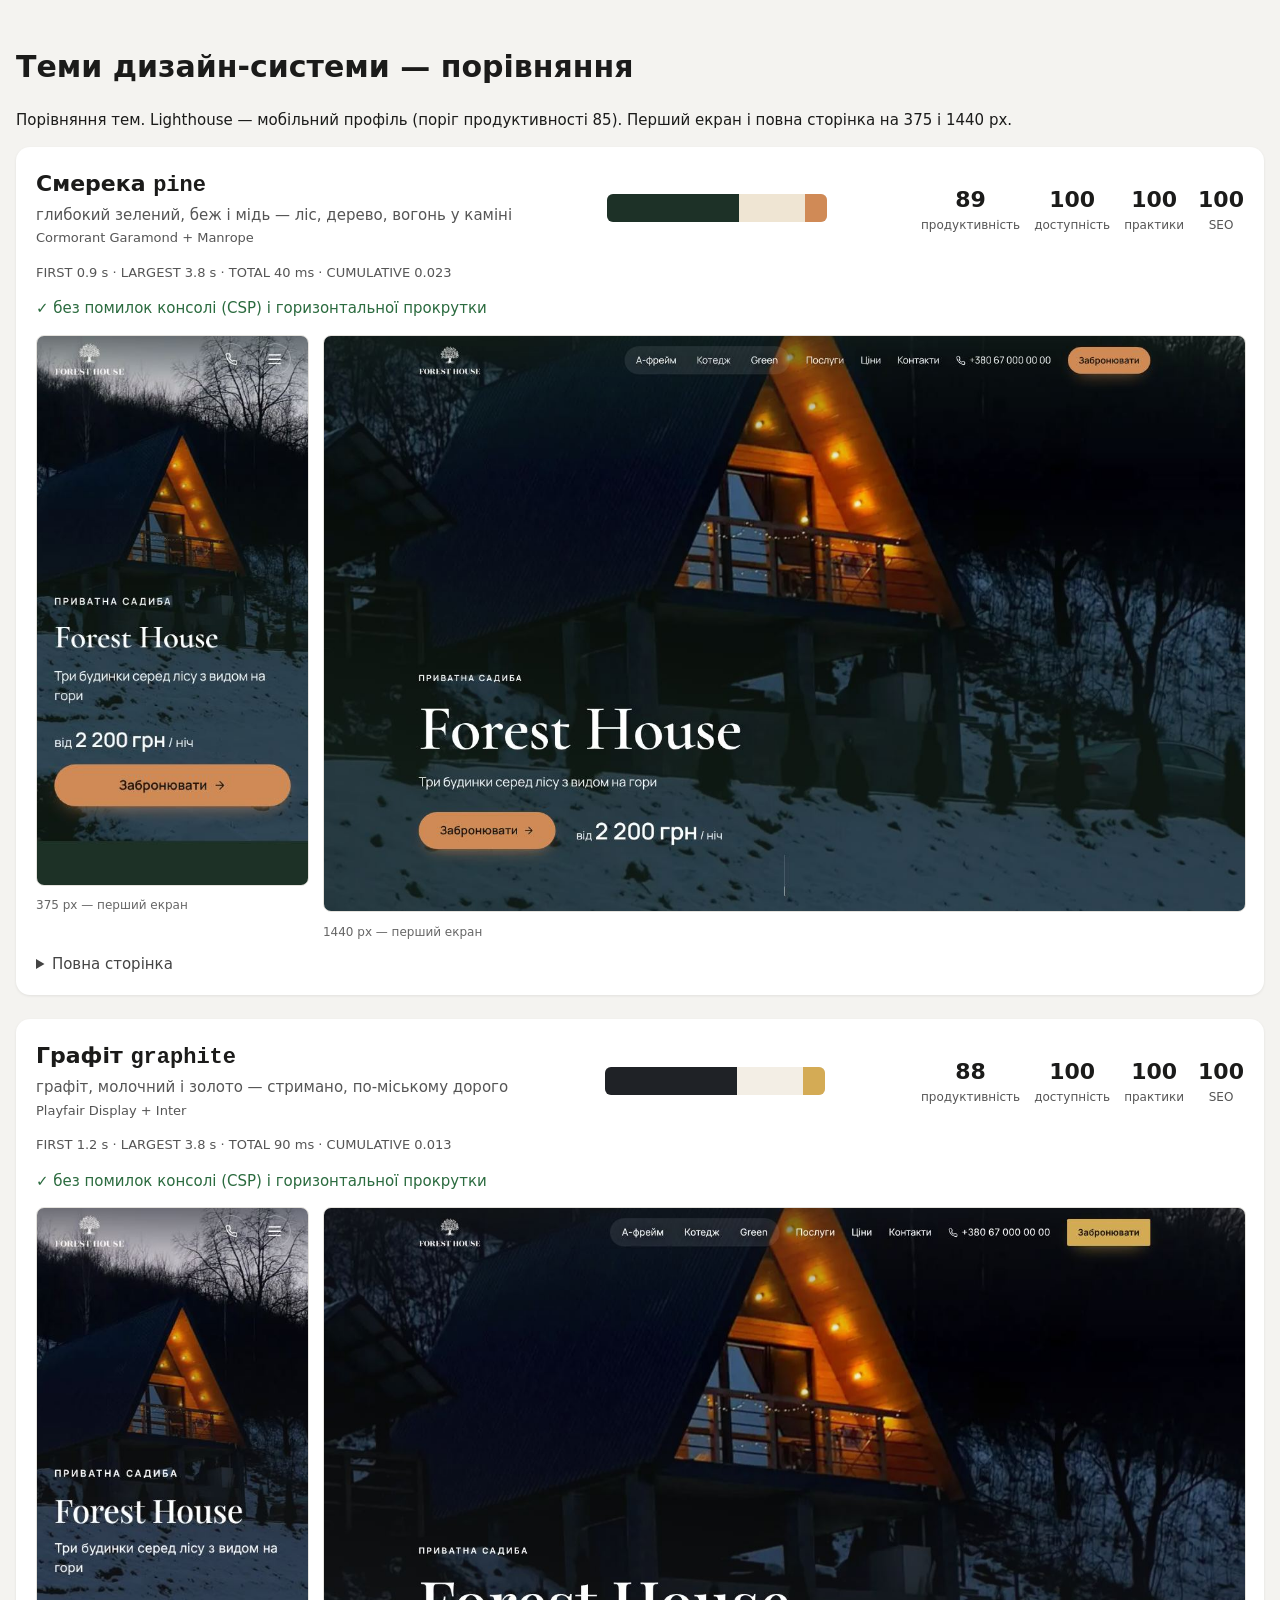
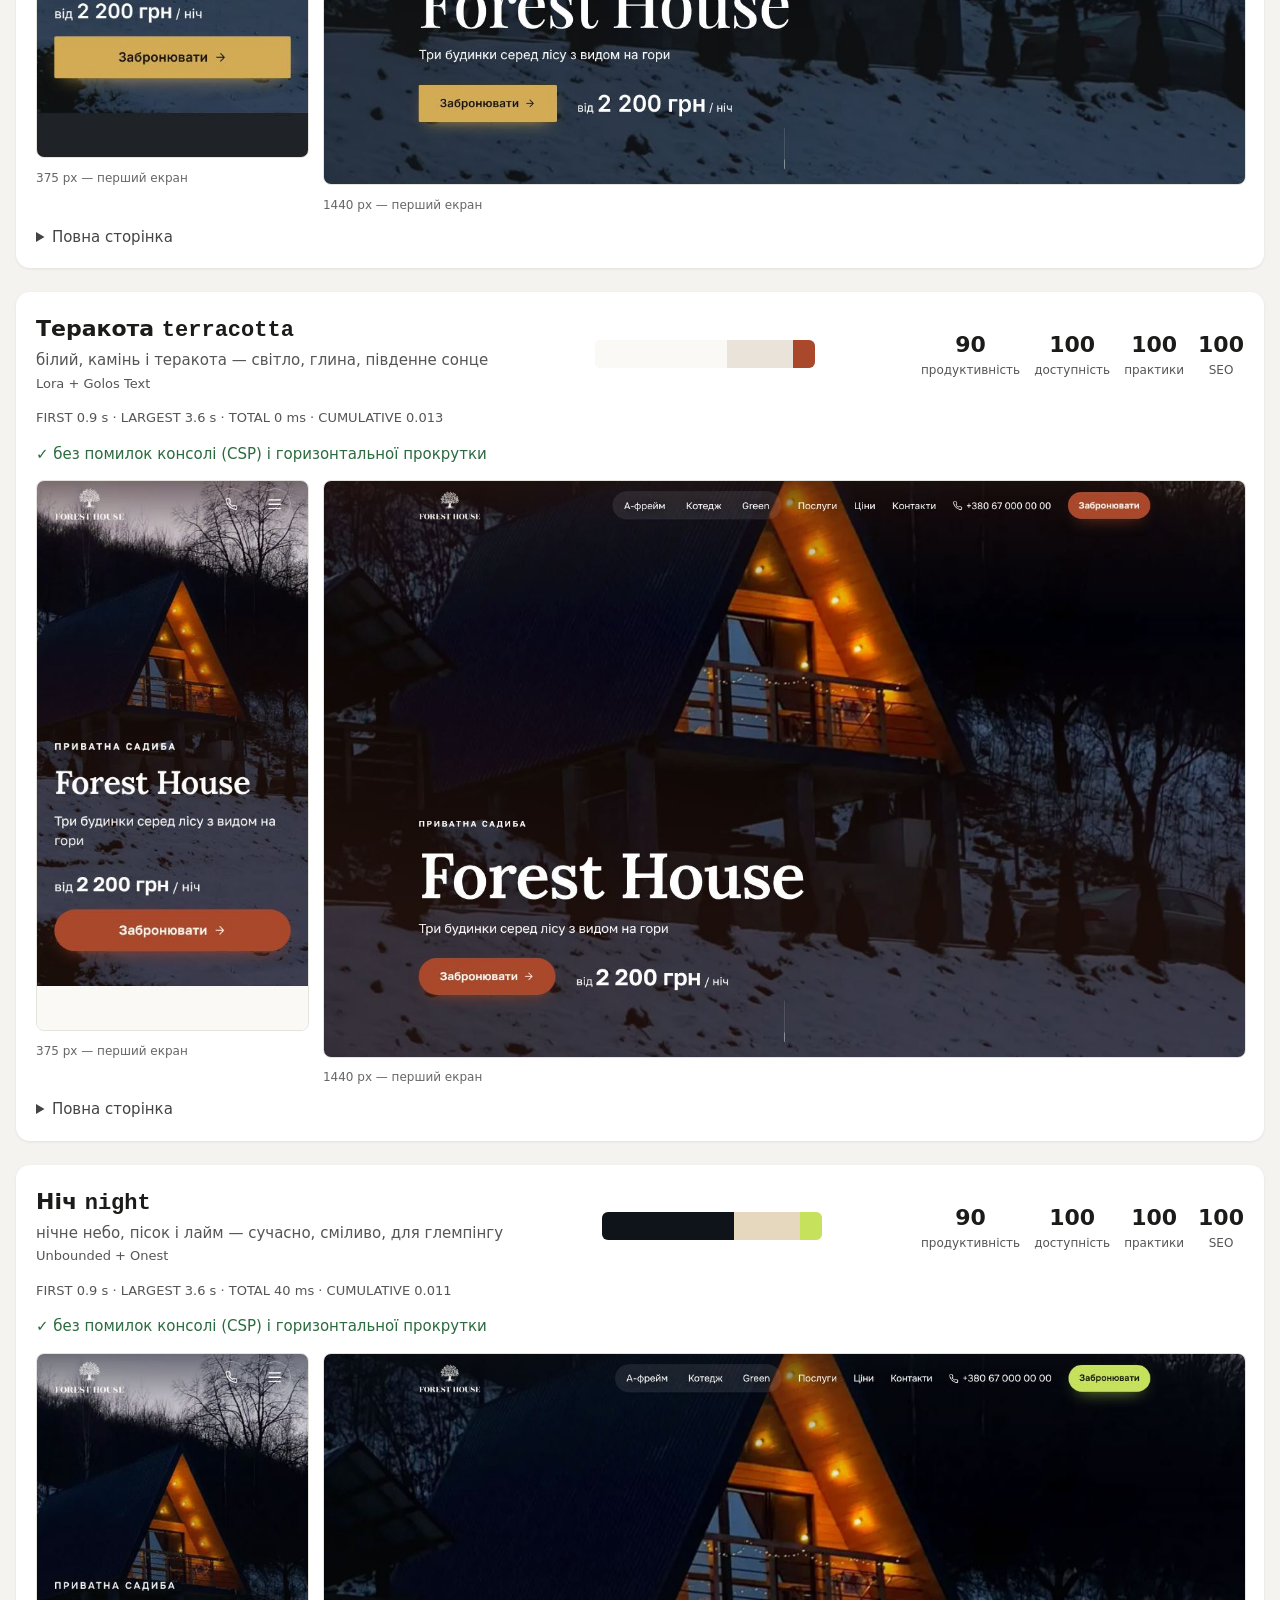
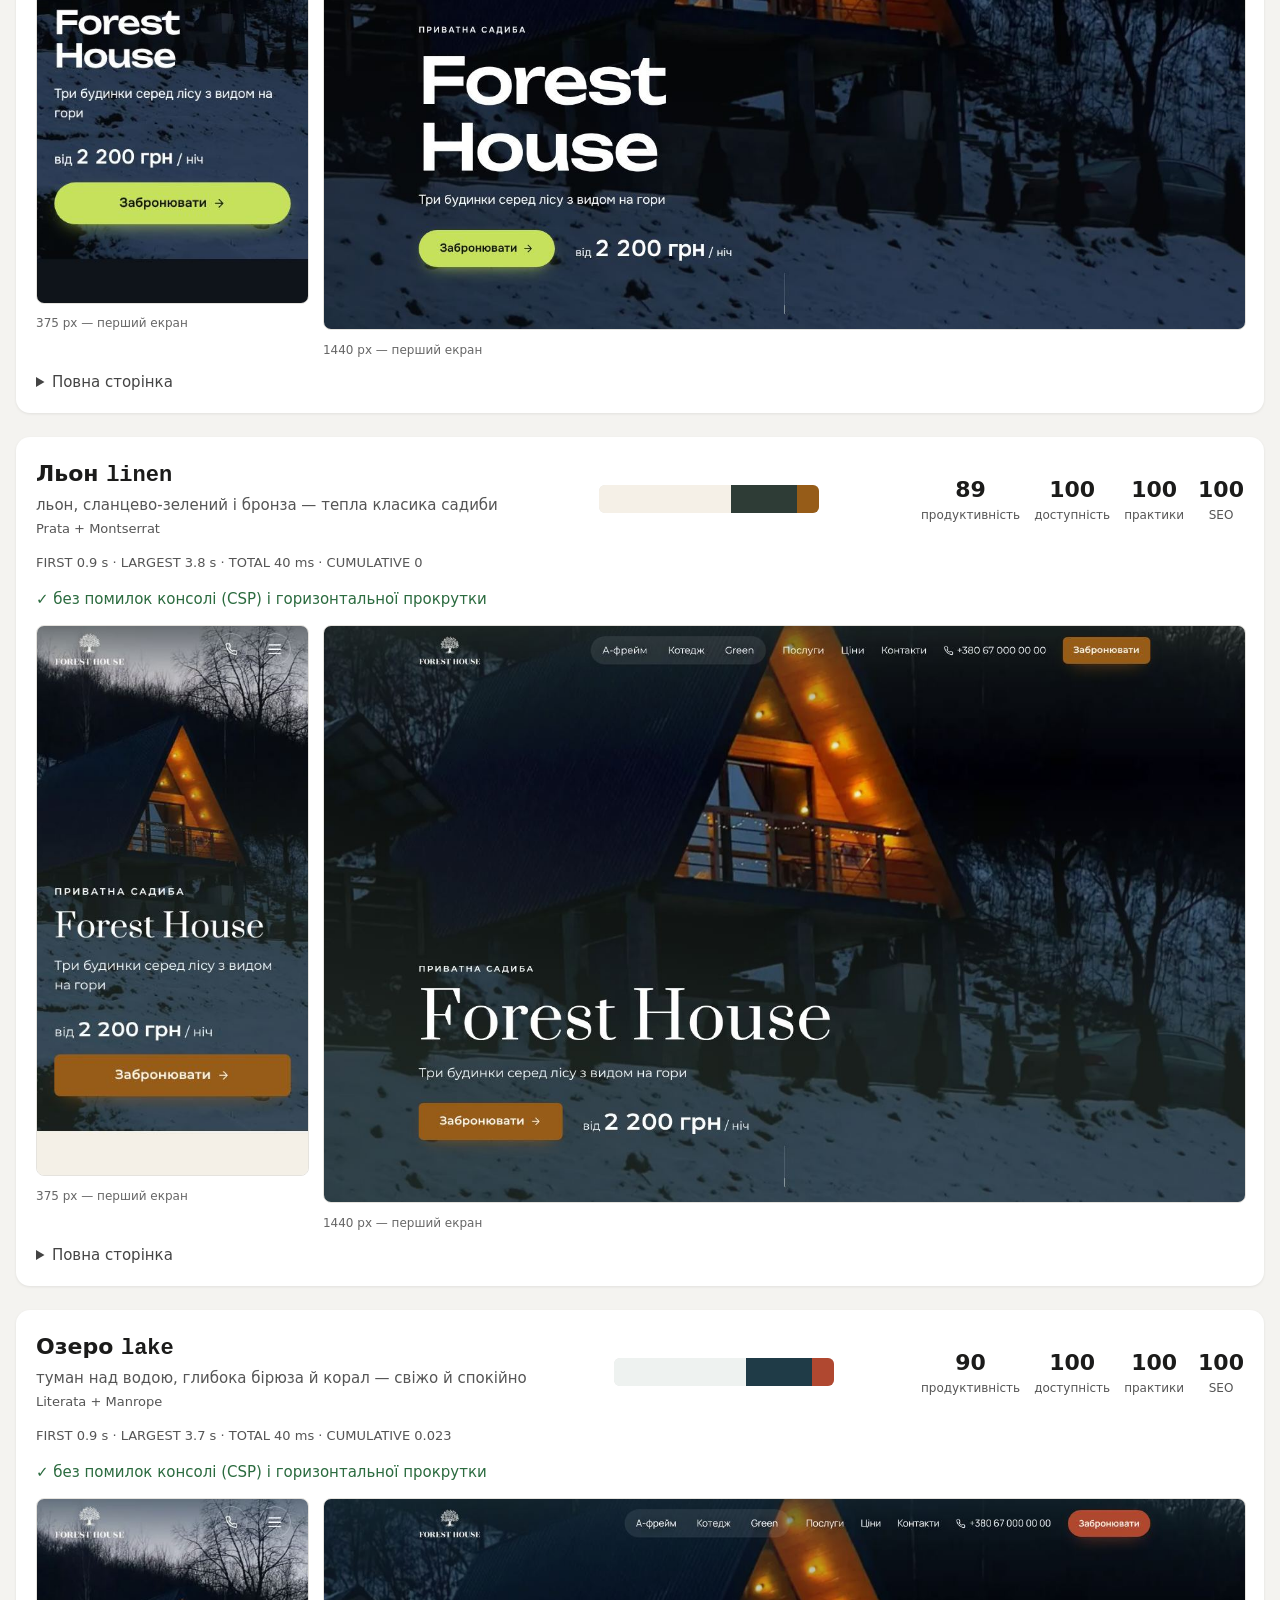
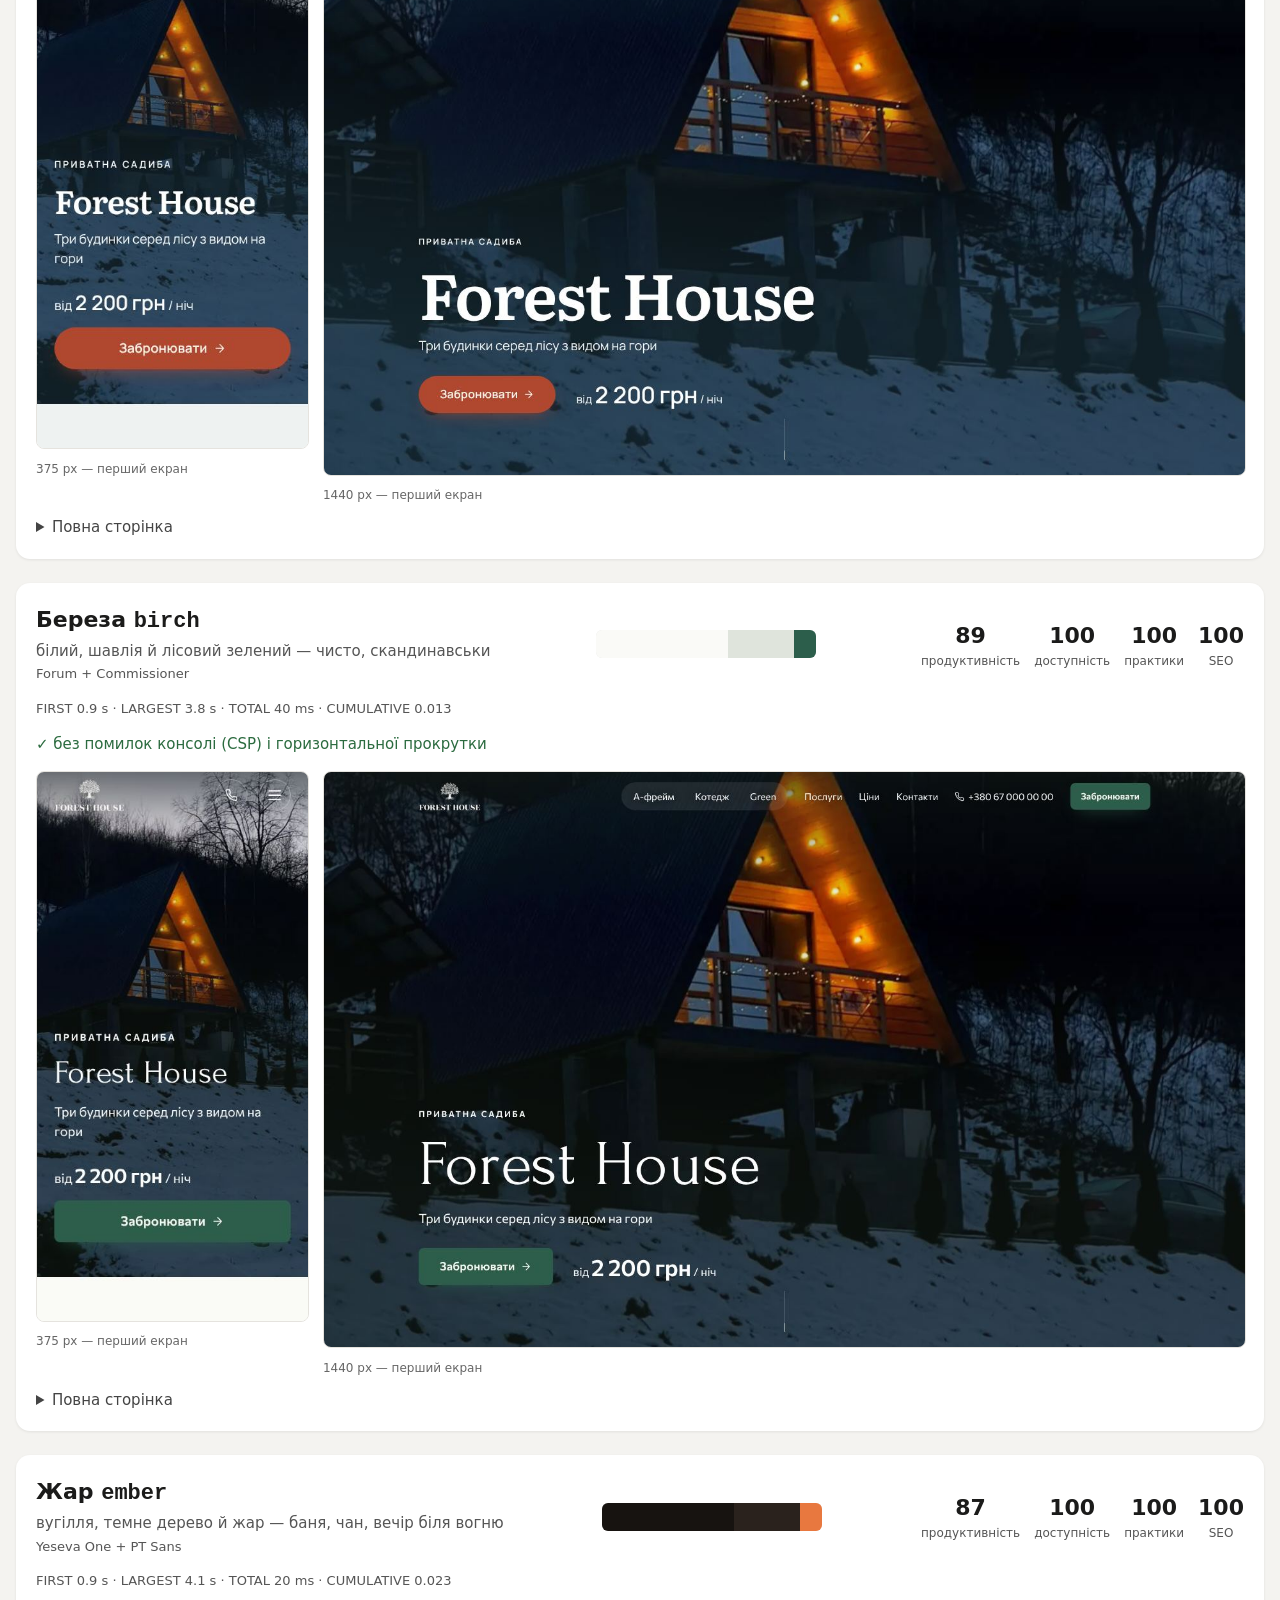
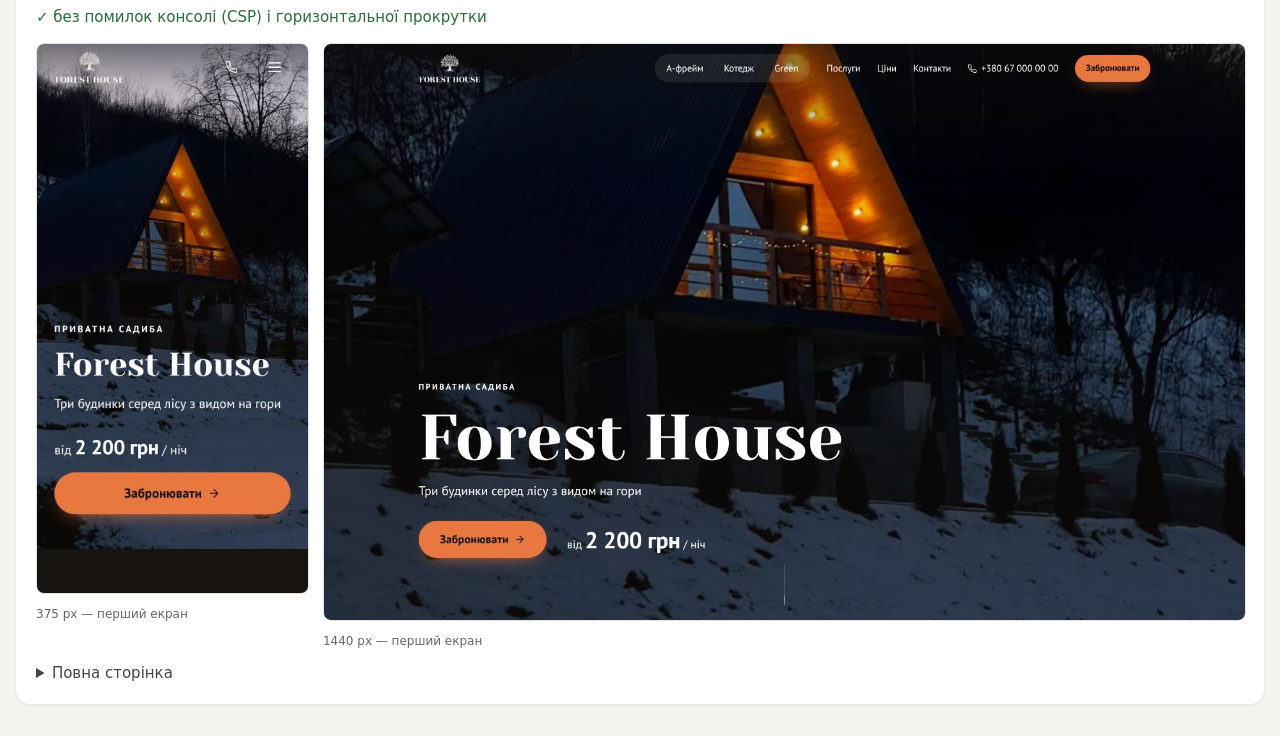
<file: docs/design/report.html>
<!doctype html><html lang="uk"><head><meta charset="utf-8"><meta name="viewport" content="width=device-width,initial-scale=1">
<title>Теми дизайн-системи — порівняння</title><style>
body{margin:0;font:15px/1.5 system-ui,sans-serif;background:#f4f3f0;color:#1b1b1a} main{max-width:1400px;margin:0 auto;padding:24px 16px}
.theme{background:#fff;border-radius:14px;padding:20px;margin:0 0 24px;box-shadow:0 1px 3px rgba(0,0,0,.08)}
header{display:flex;flex-wrap:wrap;gap:16px 32px;align-items:center;justify-content:space-between} h2{margin:0;font-size:22px}
header p{margin:2px 0;color:#555} .fonts{font-size:13px} .bar{display:flex;width:220px;height:28px;border-radius:6px;overflow:hidden;box-shadow:inset 0 0 0 1px rgba(0,0,0,.1)}
.lh{display:flex;gap:14px} .lh span{display:grid;text-align:center;font-size:12px;color:#555} .lh b{font-size:22px;color:#1b1b1a}
.metrics{font-size:13px;color:#555} .issue{color:#a4371b} .okline{color:#2b6b3f}
.pair{display:grid;grid-template-columns:minmax(0,1fr) minmax(0,3.4fr);gap:16px;align-items:start} figure{margin:0} img{width:100%;border-radius:8px;border:1px solid #e5e3de}
figcaption{font-size:12px;color:#666;margin-top:4px} details{margin-top:12px} summary{cursor:pointer;color:#444}
@media (max-width:700px){.pair{grid-template-columns:1fr}}
</style></head><body><main><h1>Теми дизайн-системи — порівняння</h1>
<p>Порівняння тем. Lighthouse — мобільний профіль (поріг продуктивності 85). Перший екран і повна сторінка на 375 і 1440 px.</p>
<section class="theme" id="pine">
  <header><div><h2>Смерека <code>pine</code></h2><p>глибокий зелений, беж і мідь — ліс, дерево, вогонь у каміні</p>
  <p class="fonts">Cormorant Garamond + Manrope</p></div>
  <div class="bar"><span class="sw" style="flex:6;background:#1d3127" title="c60: #1d3127"></span><span class="sw" style="flex:3;background:#efe5d3" title="c30: #efe5d3"></span><span class="sw" style="flex:1;background:#d08a56" title="c10: #d08a56"></span></div>
  <div class="lh"><span><b>89</b>продуктивність</span><span><b>100</b>доступність</span><span><b>100</b>практики</span><span><b>100</b>SEO</span></div></header>
  <p class="metrics">FIRST 0.9 s · LARGEST 3.8 s · TOTAL 40 ms · CUMULATIVE 0.023</p>
  <p class="okline">✓ без помилок консолі (CSP) і горизонтальної прокрутки</p>
  <div class="pair"><figure class="m"><img src="pine-375.jpg" alt="" loading="lazy"><figcaption>375 px — перший екран</figcaption></figure>
  <figure class="d"><img src="pine-1440.jpg" alt="" loading="lazy"><figcaption>1440 px — перший екран</figcaption></figure></div>
  <details><summary>Повна сторінка</summary><div class="pair"><figure class="m"><img src="full/pine-375-full.jpg" alt="" loading="lazy"></figure>
  <figure class="d"><img src="full/pine-1440-full.jpg" alt="" loading="lazy"></figure></div></details>
</section><section class="theme" id="graphite">
  <header><div><h2>Графіт <code>graphite</code></h2><p>графіт, молочний і золото — стримано, по-міському дорого</p>
  <p class="fonts">Playfair Display + Inter</p></div>
  <div class="bar"><span class="sw" style="flex:6;background:#1f2226" title="c60: #1f2226"></span><span class="sw" style="flex:3;background:#f3eee5" title="c30: #f3eee5"></span><span class="sw" style="flex:1;background:#d4ab55" title="c10: #d4ab55"></span></div>
  <div class="lh"><span><b>88</b>продуктивність</span><span><b>100</b>доступність</span><span><b>100</b>практики</span><span><b>100</b>SEO</span></div></header>
  <p class="metrics">FIRST 1.2 s · LARGEST 3.8 s · TOTAL 90 ms · CUMULATIVE 0.013</p>
  <p class="okline">✓ без помилок консолі (CSP) і горизонтальної прокрутки</p>
  <div class="pair"><figure class="m"><img src="graphite-375.jpg" alt="" loading="lazy"><figcaption>375 px — перший екран</figcaption></figure>
  <figure class="d"><img src="graphite-1440.jpg" alt="" loading="lazy"><figcaption>1440 px — перший екран</figcaption></figure></div>
  <details><summary>Повна сторінка</summary><div class="pair"><figure class="m"><img src="full/graphite-375-full.jpg" alt="" loading="lazy"></figure>
  <figure class="d"><img src="full/graphite-1440-full.jpg" alt="" loading="lazy"></figure></div></details>
</section><section class="theme" id="terracotta">
  <header><div><h2>Теракота <code>terracotta</code></h2><p>білий, камінь і теракота — світло, глина, південне сонце</p>
  <p class="fonts">Lora + Golos Text</p></div>
  <div class="bar"><span class="sw" style="flex:6;background:#fbf9f5" title="c60: #fbf9f5"></span><span class="sw" style="flex:3;background:#e9e3d9" title="c30: #e9e3d9"></span><span class="sw" style="flex:1;background:#a9482a" title="c10: #a9482a"></span></div>
  <div class="lh"><span><b>90</b>продуктивність</span><span><b>100</b>доступність</span><span><b>100</b>практики</span><span><b>100</b>SEO</span></div></header>
  <p class="metrics">FIRST 0.9 s · LARGEST 3.6 s · TOTAL 0 ms · CUMULATIVE 0.013</p>
  <p class="okline">✓ без помилок консолі (CSP) і горизонтальної прокрутки</p>
  <div class="pair"><figure class="m"><img src="terracotta-375.jpg" alt="" loading="lazy"><figcaption>375 px — перший екран</figcaption></figure>
  <figure class="d"><img src="terracotta-1440.jpg" alt="" loading="lazy"><figcaption>1440 px — перший екран</figcaption></figure></div>
  <details><summary>Повна сторінка</summary><div class="pair"><figure class="m"><img src="full/terracotta-375-full.jpg" alt="" loading="lazy"></figure>
  <figure class="d"><img src="full/terracotta-1440-full.jpg" alt="" loading="lazy"></figure></div></details>
</section><section class="theme" id="night">
  <header><div><h2>Ніч <code>night</code></h2><p>нічне небо, пісок і лайм — сучасно, сміливо, для глемпінгу</p>
  <p class="fonts">Unbounded + Onest</p></div>
  <div class="bar"><span class="sw" style="flex:6;background:#0f141b" title="c60: #0f141b"></span><span class="sw" style="flex:3;background:#e6d8bf" title="c30: #e6d8bf"></span><span class="sw" style="flex:1;background:#c6e15b" title="c10: #c6e15b"></span></div>
  <div class="lh"><span><b>90</b>продуктивність</span><span><b>100</b>доступність</span><span><b>100</b>практики</span><span><b>100</b>SEO</span></div></header>
  <p class="metrics">FIRST 0.9 s · LARGEST 3.6 s · TOTAL 40 ms · CUMULATIVE 0.011</p>
  <p class="okline">✓ без помилок консолі (CSP) і горизонтальної прокрутки</p>
  <div class="pair"><figure class="m"><img src="night-375.jpg" alt="" loading="lazy"><figcaption>375 px — перший екран</figcaption></figure>
  <figure class="d"><img src="night-1440.jpg" alt="" loading="lazy"><figcaption>1440 px — перший екран</figcaption></figure></div>
  <details><summary>Повна сторінка</summary><div class="pair"><figure class="m"><img src="full/night-375-full.jpg" alt="" loading="lazy"></figure>
  <figure class="d"><img src="full/night-1440-full.jpg" alt="" loading="lazy"></figure></div></details>
</section><section class="theme" id="linen">
  <header><div><h2>Льон <code>linen</code></h2><p>льон, сланцево-зелений і бронза — тепла класика садиби</p>
  <p class="fonts">Prata + Montserrat</p></div>
  <div class="bar"><span class="sw" style="flex:6;background:#f5f0e7" title="c60: #f5f0e7"></span><span class="sw" style="flex:3;background:#2e3c36" title="c30: #2e3c36"></span><span class="sw" style="flex:1;background:#965c18" title="c10: #965c18"></span></div>
  <div class="lh"><span><b>89</b>продуктивність</span><span><b>100</b>доступність</span><span><b>100</b>практики</span><span><b>100</b>SEO</span></div></header>
  <p class="metrics">FIRST 0.9 s · LARGEST 3.8 s · TOTAL 40 ms · CUMULATIVE 0</p>
  <p class="okline">✓ без помилок консолі (CSP) і горизонтальної прокрутки</p>
  <div class="pair"><figure class="m"><img src="linen-375.jpg" alt="" loading="lazy"><figcaption>375 px — перший екран</figcaption></figure>
  <figure class="d"><img src="linen-1440.jpg" alt="" loading="lazy"><figcaption>1440 px — перший екран</figcaption></figure></div>
  <details><summary>Повна сторінка</summary><div class="pair"><figure class="m"><img src="full/linen-375-full.jpg" alt="" loading="lazy"></figure>
  <figure class="d"><img src="full/linen-1440-full.jpg" alt="" loading="lazy"></figure></div></details>
</section><section class="theme" id="lake">
  <header><div><h2>Озеро <code>lake</code></h2><p>туман над водою, глибока бірюза й корал — свіжо й спокійно</p>
  <p class="fonts">Literata + Manrope</p></div>
  <div class="bar"><span class="sw" style="flex:6;background:#eef2f0" title="c60: #eef2f0"></span><span class="sw" style="flex:3;background:#1f3b47" title="c30: #1f3b47"></span><span class="sw" style="flex:1;background:#b04830" title="c10: #b04830"></span></div>
  <div class="lh"><span><b>90</b>продуктивність</span><span><b>100</b>доступність</span><span><b>100</b>практики</span><span><b>100</b>SEO</span></div></header>
  <p class="metrics">FIRST 0.9 s · LARGEST 3.7 s · TOTAL 40 ms · CUMULATIVE 0.023</p>
  <p class="okline">✓ без помилок консолі (CSP) і горизонтальної прокрутки</p>
  <div class="pair"><figure class="m"><img src="lake-375.jpg" alt="" loading="lazy"><figcaption>375 px — перший екран</figcaption></figure>
  <figure class="d"><img src="lake-1440.jpg" alt="" loading="lazy"><figcaption>1440 px — перший екран</figcaption></figure></div>
  <details><summary>Повна сторінка</summary><div class="pair"><figure class="m"><img src="full/lake-375-full.jpg" alt="" loading="lazy"></figure>
  <figure class="d"><img src="full/lake-1440-full.jpg" alt="" loading="lazy"></figure></div></details>
</section><section class="theme" id="birch">
  <header><div><h2>Береза <code>birch</code></h2><p>білий, шавлія й лісовий зелений — чисто, скандинавськи</p>
  <p class="fonts">Forum + Commissioner</p></div>
  <div class="bar"><span class="sw" style="flex:6;background:#fafaf7" title="c60: #fafaf7"></span><span class="sw" style="flex:3;background:#dfe4dc" title="c30: #dfe4dc"></span><span class="sw" style="flex:1;background:#2c5e4b" title="c10: #2c5e4b"></span></div>
  <div class="lh"><span><b>89</b>продуктивність</span><span><b>100</b>доступність</span><span><b>100</b>практики</span><span><b>100</b>SEO</span></div></header>
  <p class="metrics">FIRST 0.9 s · LARGEST 3.8 s · TOTAL 40 ms · CUMULATIVE 0.013</p>
  <p class="okline">✓ без помилок консолі (CSP) і горизонтальної прокрутки</p>
  <div class="pair"><figure class="m"><img src="birch-375.jpg" alt="" loading="lazy"><figcaption>375 px — перший екран</figcaption></figure>
  <figure class="d"><img src="birch-1440.jpg" alt="" loading="lazy"><figcaption>1440 px — перший екран</figcaption></figure></div>
  <details><summary>Повна сторінка</summary><div class="pair"><figure class="m"><img src="full/birch-375-full.jpg" alt="" loading="lazy"></figure>
  <figure class="d"><img src="full/birch-1440-full.jpg" alt="" loading="lazy"></figure></div></details>
</section><section class="theme" id="ember">
  <header><div><h2>Жар <code>ember</code></h2><p>вугілля, темне дерево й жар — баня, чан, вечір біля вогню</p>
  <p class="fonts">Yeseva One + PT Sans</p></div>
  <div class="bar"><span class="sw" style="flex:6;background:#171310" title="c60: #171310"></span><span class="sw" style="flex:3;background:#2a221d" title="c30: #2a221d"></span><span class="sw" style="flex:1;background:#e8783f" title="c10: #e8783f"></span></div>
  <div class="lh"><span><b>87</b>продуктивність</span><span><b>100</b>доступність</span><span><b>100</b>практики</span><span><b>100</b>SEO</span></div></header>
  <p class="metrics">FIRST 0.9 s · LARGEST 4.1 s · TOTAL 20 ms · CUMULATIVE 0.023</p>
  <p class="okline">✓ без помилок консолі (CSP) і горизонтальної прокрутки</p>
  <div class="pair"><figure class="m"><img src="ember-375.jpg" alt="" loading="lazy"><figcaption>375 px — перший екран</figcaption></figure>
  <figure class="d"><img src="ember-1440.jpg" alt="" loading="lazy"><figcaption>1440 px — перший екран</figcaption></figure></div>
  <details><summary>Повна сторінка</summary><div class="pair"><figure class="m"><img src="full/ember-375-full.jpg" alt="" loading="lazy"></figure>
  <figure class="d"><img src="full/ember-1440-full.jpg" alt="" loading="lazy"></figure></div></details>
</section></main></body></html>
</file>
